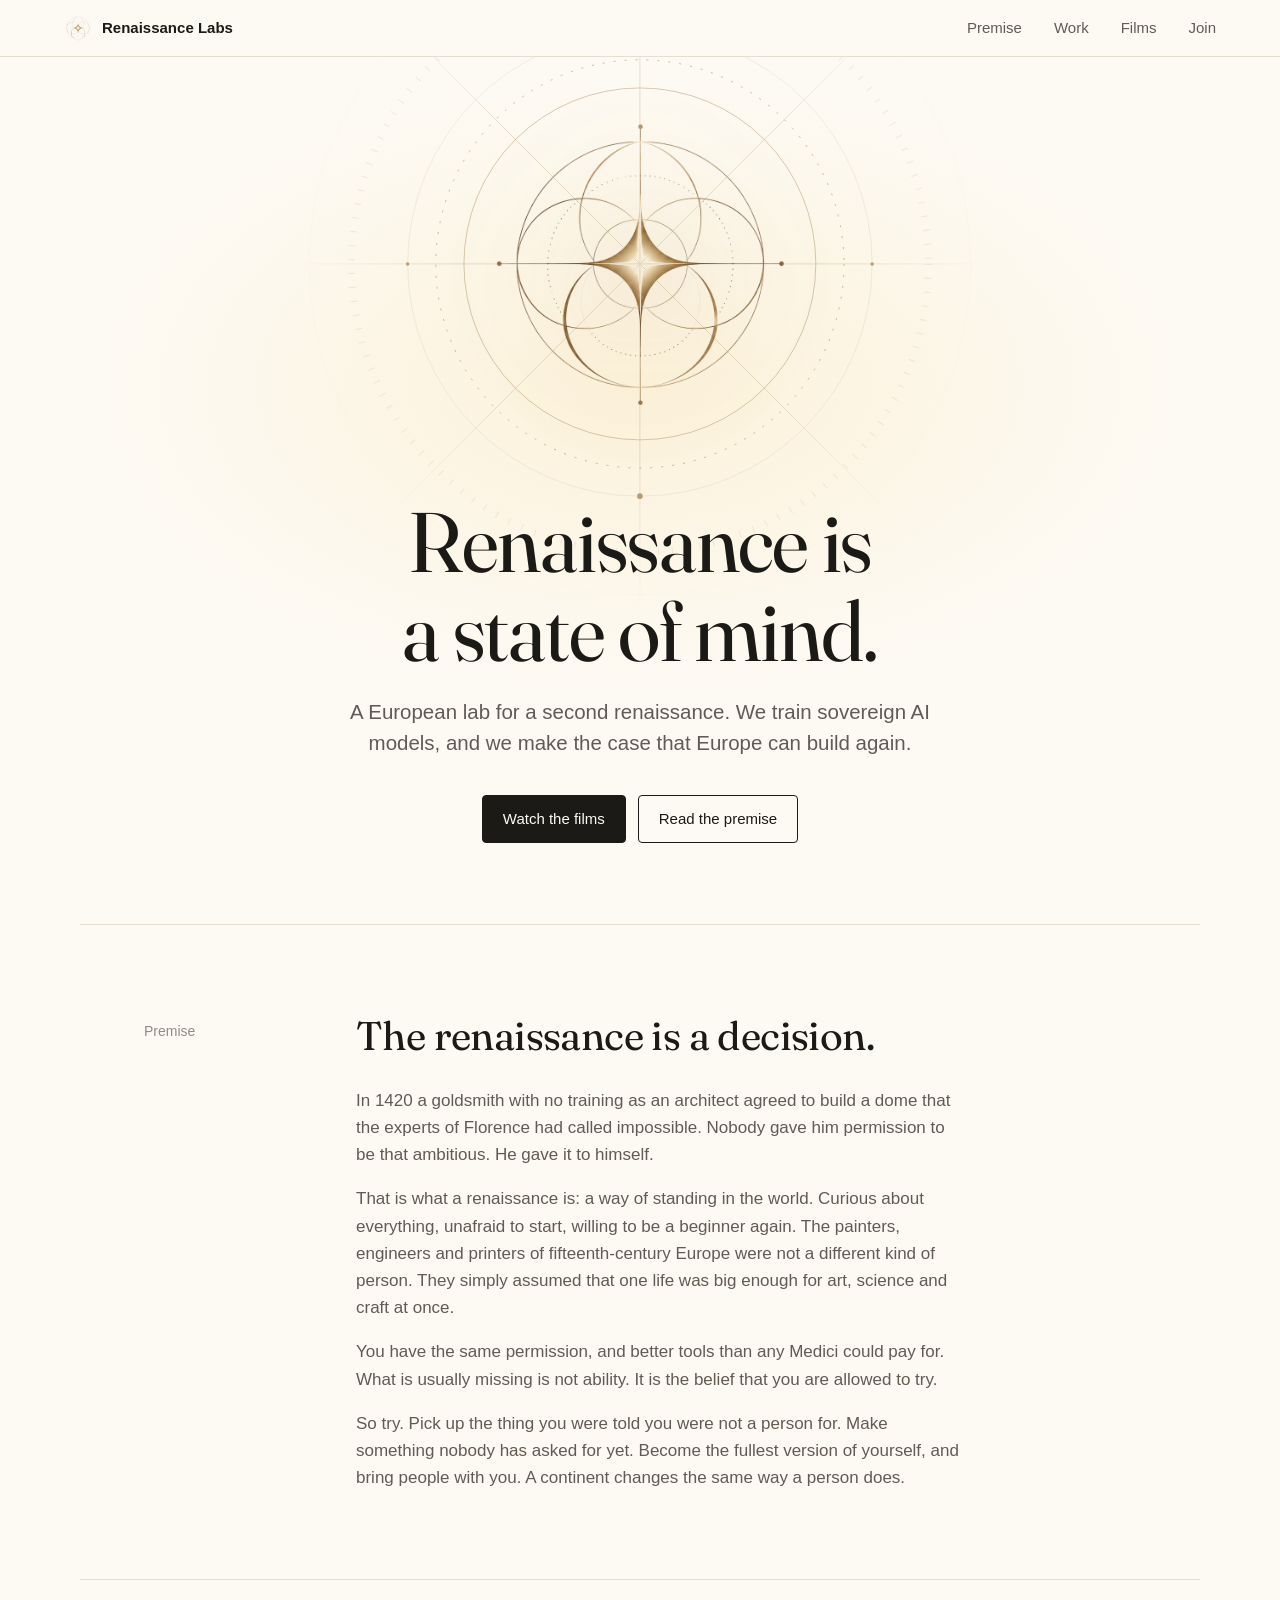
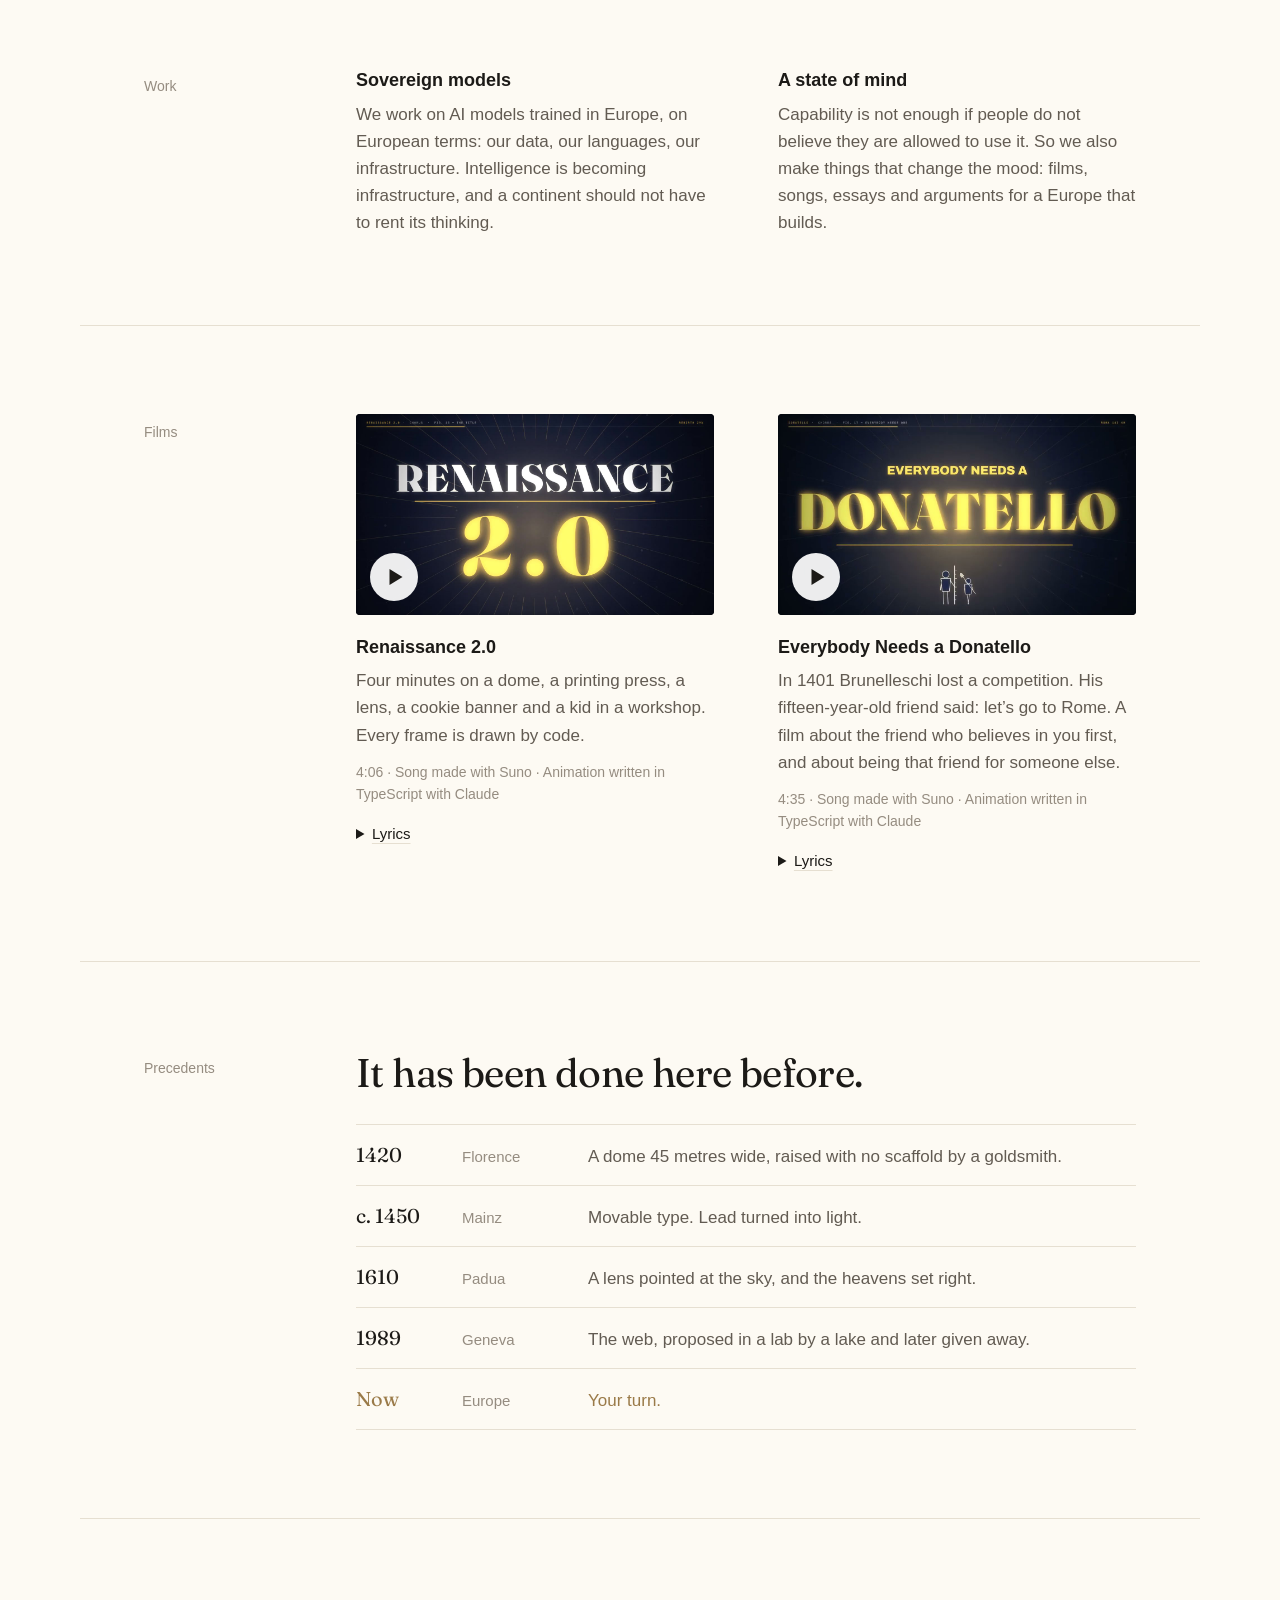
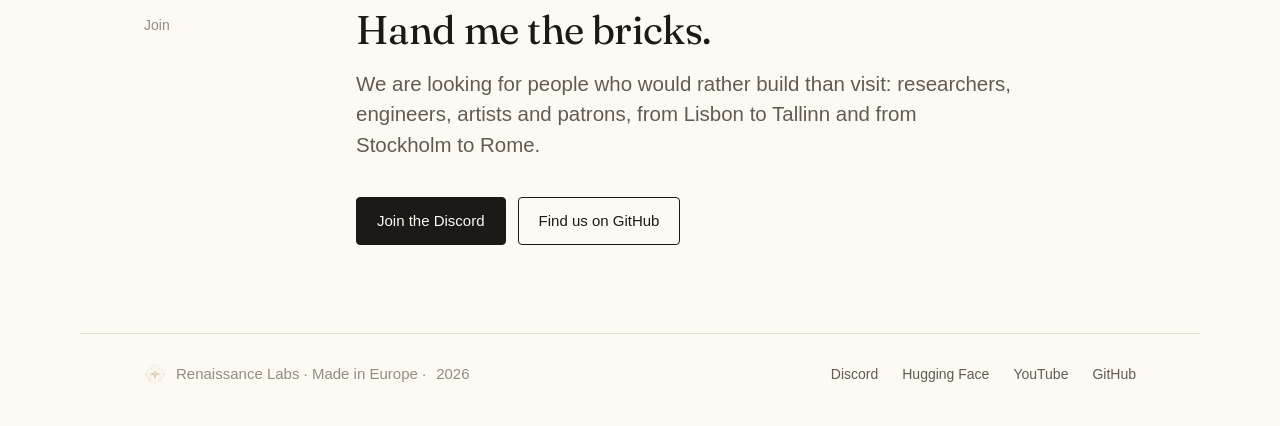
<file: index.html>
<!doctype html>
<html lang="en">
  <head>
    <meta charset="utf-8" />
    <meta name="viewport" content="width=device-width, initial-scale=1" />
    <title>Renaissance Labs — Renaissance is a state of mind</title>
    <meta name="description" content="Renaissance Labs is a European lab working toward a second renaissance: training sovereign AI models, and making the case that Europe can build again." />
    <meta name="theme-color" content="#fdfaf3" />
    <link rel="canonical" href="https://renaissancelabs.eu/" />
    <meta property="og:type" content="website" />
    <meta property="og:site_name" content="Renaissance Labs" />
    <meta property="og:locale" content="en_GB" />
    <meta property="og:url" content="https://renaissancelabs.eu/" />
    <meta property="og:title" content="Renaissance Labs — Renaissance is a state of mind" />
    <meta property="og:description" content="A European lab for a second renaissance. We train sovereign AI models, and we make the case that Europe can build again." />
    <meta property="og:image" content="https://renaissancelabs.eu/assets/og-card.jpg" />
    <meta property="og:image:secure_url" content="https://renaissancelabs.eu/assets/og-card.jpg" />
    <meta property="og:image:type" content="image/jpeg" />
    <meta property="og:image:width" content="2400" />
    <meta property="og:image:height" content="1260" />
    <meta property="og:image:alt" content="The Renaissance Labs mark above the words: Renaissance is a state of mind." />
    <meta name="twitter:card" content="summary_large_image" />
    <meta name="twitter:title" content="Renaissance Labs — Renaissance is a state of mind" />
    <meta name="twitter:description" content="A European lab for a second renaissance. We train sovereign AI models, and we make the case that Europe can build again." />
    <meta name="twitter:image" content="https://renaissancelabs.eu/assets/og-card.jpg" />
    <meta name="twitter:image:alt" content="The Renaissance Labs mark above the words: Renaissance is a state of mind." />
    <link rel="icon" type="image/png" href="assets/favicon.png" />
    <link rel="apple-touch-icon" href="assets/apple-touch-icon.png" />
    <link rel="preload" href="assets/fonts/fraunces-latin-opsz-normal.woff2" as="font" type="font/woff2" crossorigin />
    <link rel="stylesheet" href="styles.css" />
  </head>
  <body>
    <a class="skip" href="#premise">Skip to content</a>

    <header class="bar">
      <a class="brand" href="#top" aria-label="Renaissance Labs, home">
        <img src="assets/mark.png" alt="" width="28" height="28" />
        <span>Renaissance Labs</span>
      </a>
      <nav aria-label="Sections">
        <a href="#premise">Premise</a>
        <a href="#work">Work</a>
        <a href="#film">Films</a>
        <a href="#join">Join</a>
      </nav>
    </header>

    <main id="top">
      <section class="hero">
        <div class="emblem">
          <svg class="orrery" viewBox="-500 -500 1000 1000" aria-hidden="true">
            <g class="axes">
              <line x1="-500" y1="0" x2="500" y2="0" />
              <line x1="0" y1="-500" x2="0" y2="500" />
              <line x1="-354" y1="-354" x2="354" y2="354" />
              <line x1="-354" y1="354" x2="354" y2="-354" />
            </g>
            <circle class="ring" r="250" />
            <circle class="ring faint" r="330" />
            <circle class="ring dashed spin" r="290" />
            <circle class="ring ticks spin-back" r="410" />
            <circle class="ring faint" r="470" />
            <g class="spin">
              <circle class="node" cx="0" cy="-330" r="4" />
              <circle class="node" cx="330" cy="0" r="2.5" />
              <circle class="node" cx="0" cy="330" r="4" />
              <circle class="node" cx="-330" cy="0" r="2.5" />
            </g>
          </svg>
          <img class="mark" src="assets/mark.png" alt="The Renaissance Labs mark: a four-point star inside overlapping circles" width="900" height="900" />
        </div>
        <h1>Renaissance is a state of mind.</h1>
        <p class="lede">A European lab for a second renaissance. We train sovereign AI models, and we make the case that Europe can build again.</p>
        <p class="actions">
          <a class="btn solid" href="#film">Watch the films</a>
          <a class="btn" href="#premise">Read the premise</a>
        </p>
      </section>

      <section id="premise" class="section wrap">
        <p class="label">Premise</p>
        <div class="body">
          <h2>The renaissance is a decision.</h2>
          <div class="prose">
            <p>In 1420 a goldsmith with no training as an architect agreed to build a dome that the experts of Florence had called impossible. Nobody gave him permission to be that ambitious. He gave it to himself.</p>
            <p>That is what a renaissance is: a way of standing in the world. Curious about everything, unafraid to start, willing to be a beginner again. The painters, engineers and printers of fifteenth-century Europe were not a different kind of person. They simply assumed that one life was big enough for art, science and craft at once.</p>
            <p>You have the same permission, and better tools than any Medici could pay for. What is usually missing is not ability. It is the belief that you are allowed to try.</p>
            <p>So try. Pick up the thing you were told you were not a person for. Make something nobody has asked for yet. Become the fullest version of yourself, and bring people with you. A continent changes the same way a person does.</p>
          </div>
        </div>
      </section>

      <section id="work" class="section wrap">
        <p class="label">Work</p>
        <div class="body">
          <div class="pair">
            <article>
              <h3>Sovereign models</h3>
              <p>We work on AI models trained in Europe, on European terms: our data, our languages, our infrastructure. Intelligence is becoming infrastructure, and a continent should not have to rent its thinking.</p>
            </article>
            <article>
              <h3>A state of mind</h3>
              <p>Capability is not enough if people do not believe they are allowed to use it. So we also make things that change the mood: films, songs, essays and arguments for a Europe that builds.</p>
            </article>
          </div>
        </div>
      </section>

      <section id="film" class="section wrap">
        <p class="label">Films</p>
        <div class="body">
          <div class="pair films">
            <article>
              <a class="yt" href="https://youtu.be/ULEemP3N8mQ" data-yt="ULEemP3N8mQ" aria-label="Play Renaissance 2.0">
                <img src="assets/poster.jpg" alt="" width="1280" height="720" loading="lazy" />
                <span class="play" aria-hidden="true"></span>
              </a>
              <h3>Renaissance 2.0</h3>
              <p>Four minutes on a dome, a printing press, a lens, a cookie banner and a kid in a workshop. Every frame is drawn by code.</p>
              <p class="meta">4:06 · Song made with Suno · Animation written in TypeScript with Claude</p>
              <details class="lyrics">
            <summary>Lyrics</summary>
            <div class="verses">
              <p><i>Florence, fourteen-twenty.<br />They said the dome could not be built.<br />He built it anyway.</i></p>
              <p>A goldsmith in Florence with nothing to show<br />Raised a dome with no scaffold, six centuries ago<br />A press in Mainz turned lead into light<br />And a man with a lens set the heavens right</p>
              <p>Then we got careful, then we got slow<br />Roped off the marble and charged for the show<br />We built the web in a lab by a lake<br />Now “accept all cookies” is all that we make</p>
              <p>But the marble’s still warm, and the lights are still on<br />There’s a kid in a workshop from midnight till dawn</p>
              <p><b>Renaissance two-point-oh<br />Wake the old world, let it grow<br />From Lisbon to Tallinn, from Stockholm to Rome<br />We’re not here for the history, we’re building at home<br />Renaissance two-point-oh<br />Open the workshop, here we go<br />Bring the art and the science, the code and the stone<br />This time the dome is one we all own</b></p>
              <p>Night train to Kraków, laptop on my knees<br />Twenty-four languages, all saying “please”<br />Leonardo wrote notebooks, backwards, by hand<br />I’ve got a repo and half of a plan</p>
              <p>The Medici paid gold for a ceiling of sky<br />We’ve got a forty-page form, and we still apply<br />Six hundred years on a church in Cologne<br />We know how to finish what’s started in stone</p>
              <p>And the marble’s still warm, and the kettle is on<br />There’s a lab full of strangers who won’t be for long</p>
              <p>Not a postcard. Not a souvenir.<br />Not a statue of a golden year.<br />Every master started as the kid who swept the floor<br />Every dome was just a hole in the sky before<br />So hand me the chisel, hand me the keys<br />Rebirth is a verb. Say it with me:</p>
              <p><b>Renaissance two-point-oh<br />Wake the old world, let it grow<br />From Lisbon to Tallinn, from Stockholm to Rome<br />We’re not here for the history, we’re building at home<br />Renaissance two-point-oh<br />Open the workshop, here we go<br />No prince and no pope with a name on the stone<br />This time the dome is one we all own</b></p>
              <p><i>Europe, right now.<br />They say it can’t be built.<br />Hand me the bricks.</i></p>
            </div>
          </details>
            </article>
            <article>
              <a class="yt" href="https://youtu.be/X5cpYk0njDI" data-yt="X5cpYk0njDI" aria-label="Play Everybody Needs a Donatello">
                <img src="assets/poster-don.jpg" alt="" width="1280" height="720" loading="lazy" />
                <span class="play" aria-hidden="true"></span>
              </a>
              <h3>Everybody Needs a Donatello</h3>
              <p>In 1401 Brunelleschi lost a competition. His fifteen-year-old friend said: let’s go to Rome. A film about the friend who believes in you first, and about being that friend for someone else.</p>
              <p class="meta">4:35 · Song made with Suno · Animation written in TypeScript with Claude</p>
              <details class="lyrics">
                <summary>Lyrics</summary>
                <div class="verses">
                  <p><i>Florence, fourteen-oh-one.<br />A goldsmith enters a competition.<br />He loses.<br />His friend is fifteen.<br />His friend says: let’s go to Rome.</i></p>
                  <p>They walked into Rome with a spade and a rule<br />And the locals decided: a couple of fools<br />Two boys in the rubble from dawn until dark<br />“Treasure hunters,” they called them, and missed the mark</p>
                  <p>They weren’t after gold, they were measuring stone<br />A temple, a column, a very large dome<br />They paid for their bread fixing rich people’s rings<br />And spent every evening on ruined old things</p>
                  <p>One had the plan and one carried the spade<br />And that’s more or less how the whole thing got made</p>
                  <p><b>Everybody needs a Donatello<br />Not the turtle, the other fellow<br />Someone who hears “I lost” and says “so?<br />Bring a shovel. We’re going to Rome.”<br />Everybody needs a Donatello<br />Tells you it’s bad. Comes back tomorrow.<br />Nobody ever built it alone<br />So go and be somebody’s Donatello</b></p>
                  <p>Back home, the kid carved a Christ out of wood<br />His friend took one look: “It’s a farmhand. It’s good,<br />but it’s a farmhand.” “Then make one,” he said<br />So he did, in secret, for months, it’s said</p>
                  <p>Asked him to lunch, sent him on with the food<br />The kid saw the cross and his apron came loose<br />Eggs on the floor, and the cheese, and the lot<br />“You carve the Christs. I’ll carve what I’ve got.”</p>
                  <p>Then twenty years on, with the dome halfway up<br />He sent bread and thin wine to the men at the top<br />One had the plan, a few hundred the hands<br />And that’s more or less where the whole thing stands</p>
                  <p><b>Everybody needs a Donatello<br />Not the turtle, the other fellow<br />Someone who hears “I lost” and says “so?<br />Bring a shovel. We’re going to Rome.”<br />Everybody needs a Donatello<br />Tells you it’s bad. Comes back tomorrow.<br />Nobody ever built it alone<br />So go and be somebody’s Donatello</b></p>
                  <p>They say one man painted that ceiling alone<br />He had a whole crew. It’s the myth that has grown.<br />Me, I’ve got headphones, a door I keep shut<br />A group chat on mute and a plan in a rut</p>
                  <p>Nine hundred contacts and no one to call<br />So I wrote to a stranger: “This might be small,<br />but I’m stuck on a thing. Do you want to see?”<br />And they wrote back: “Thursday. Bring it to me.”</p>
                  <p>Twelve painters in Florence, a club and a pot<br />Bring your own dish, and it better be hot<br />One built a church out of sausage and cheese<br />With a choir of roast thrushes, as real as you please</p>
                  <p>Pasta for hymn sheets, peppercorn notes<br />Nobody there was making history. They joked.<br />So here’s the whole secret, as I understand:<br />A renaissance is a dinner that got out of hand.</p>
                  <p><b>Everybody needs a Donatello<br />Not the turtle, the other fellow<br />Someone who hears “I lost” and says “so?<br />Bring a shovel. We’re going to Rome.”<br />Everybody needs a Donatello<br />Tells you it’s bad. Comes back tomorrow.<br />Nobody ever built it alone<br />Tonight I’ll be somebody’s Donatello</b></p>
                  <p><i>Europe, right now.<br />Somebody just lost.<br />Somebody else says:<br />“Let’s go to Rome.”</i></p>
                </div>
              </details>
            </article>
          </div>
        </div>
      </section>

      <section id="precedents" class="section wrap">
        <p class="label">Precedents</p>
        <div class="body">
          <h2>It has been done here before.</h2>
          <ol class="timeline">
            <li><span class="year">1420</span><span class="place">Florence</span><p>A dome 45 metres wide, raised with no scaffold by a goldsmith.</p></li>
            <li><span class="year">c. 1450</span><span class="place">Mainz</span><p>Movable type. Lead turned into light.</p></li>
            <li><span class="year">1610</span><span class="place">Padua</span><p>A lens pointed at the sky, and the heavens set right.</p></li>
            <li><span class="year">1989</span><span class="place">Geneva</span><p>The web, proposed in a lab by a lake and later given away.</p></li>
            <li class="now"><span class="year">Now</span><span class="place">Europe</span><p>Your turn.</p></li>
          </ol>
        </div>
      </section>

      <section id="join" class="section wrap">
        <p class="label">Join</p>
        <div class="body">
          <h2>Hand me the bricks.</h2>
          <p class="lede">We are looking for people who would rather build than visit: researchers, engineers, artists and patrons, from Lisbon to Tallinn and from Stockholm to Rome.</p>
          <p class="actions">
            <a class="btn solid" href="https://discord.gg/6JUezWZbAm">Join the Discord</a>
            <a class="btn" href="https://github.com/BirgerMoell/renaissancelabs.eu">Find us on GitHub</a>
          </p>
        </div>
      </section>
    </main>

    <footer class="foot wrap">
      <p class="brand"><img src="assets/mark.png" alt="" width="22" height="22" /> Renaissance Labs · Made in Europe · <span id="year">2026</span></p>
      <p class="foot-links"><a href="https://discord.gg/6JUezWZbAm">Discord</a><a href="https://huggingface.co/RenaissanceLabsEU">Hugging Face</a><a href="https://www.youtube.com/@birgermoell">YouTube</a><a href="https://github.com/BirgerMoell/renaissancelabs.eu">GitHub</a></p>
    </footer>

    <script src="script.js" defer></script>
  </body>
</html>
</file>
<file: styles.css>
/* Renaissance Labs — renaissancelabs.eu */

@font-face {
  font-family: 'Fraunces';
  font-style: normal;
  font-weight: 100 900;
  font-display: swap;
  src: url(assets/fonts/fraunces-latin-ext-opsz-normal.woff2) format('woff2');
  unicode-range: U+0100-02BA, U+02BD-02C5, U+02C7-02CC, U+02CE-02D7, U+02DD-02FF, U+0304, U+0308, U+0329, U+1D00-1DBF, U+1E00-1E9F, U+1EF2-1EFF, U+2020, U+20A0-20AB, U+20AD-20C0, U+2113, U+2C60-2C7F, U+A720-A7FF;
}
@font-face {
  font-family: 'Fraunces';
  font-style: normal;
  font-weight: 100 900;
  font-display: swap;
  src: url(assets/fonts/fraunces-latin-opsz-normal.woff2) format('woff2');
  unicode-range: U+0000-00FF, U+0131, U+0152-0153, U+02BB-02BC, U+02C6, U+02DA, U+02DC, U+0304, U+0308, U+0329, U+2000-206F, U+20AC, U+2122, U+2191, U+2193, U+2212, U+2215, U+FEFF, U+FFFD;
}
@font-face {
  font-family: 'Fraunces';
  font-style: italic;
  font-weight: 100 900;
  font-display: swap;
  src: url(assets/fonts/fraunces-latin-ext-opsz-italic.woff2) format('woff2');
  unicode-range: U+0100-02BA, U+02BD-02C5, U+02C7-02CC, U+02CE-02D7, U+02DD-02FF, U+0304, U+0308, U+0329, U+1D00-1DBF, U+1E00-1E9F, U+1EF2-1EFF, U+2020, U+20A0-20AB, U+20AD-20C0, U+2113, U+2C60-2C7F, U+A720-A7FF;
}
@font-face {
  font-family: 'Fraunces';
  font-style: italic;
  font-weight: 100 900;
  font-display: swap;
  src: url(assets/fonts/fraunces-latin-opsz-italic.woff2) format('woff2');
  unicode-range: U+0000-00FF, U+0131, U+0152-0153, U+02BB-02BC, U+02C6, U+02DA, U+02DC, U+0304, U+0308, U+0329, U+2000-206F, U+20AC, U+2122, U+2191, U+2193, U+2212, U+2215, U+FEFF, U+FFFD;
}

:root {
  --paper: #fdfaf3; /* sampled from the logo's own background */
  --ink: #1c1a17;
  --ink-soft: #625b52;
  --ink-faint: #958c80;
  --rule: #e6dfd1;
  --gold: #9a7a48;
  --serif: 'Fraunces', 'Iowan Old Style', Georgia, serif;
  --sans: -apple-system, BlinkMacSystemFont, 'Segoe UI', 'Helvetica Neue', Arial, sans-serif;
  --gutter: clamp(20px, 5vw, 64px);
  --measure: 1120px;
}

*,
*::before,
*::after {
  box-sizing: border-box;
}
html {
  scroll-behavior: smooth;
  scroll-padding-top: 64px;
  -webkit-text-size-adjust: 100%;
}
body {
  margin: 0;
  background: var(--paper);
  color: var(--ink);
  font-family: var(--sans);
  font-size: 17px;
  line-height: 1.6;
  -webkit-font-smoothing: antialiased;
}
img {
  max-width: 100%;
  height: auto;
  display: block;
}
a {
  color: inherit;
}
h1,
h2,
h3,
p,
ol,
figure {
  margin: 0;
}
:focus-visible {
  outline: 2px solid var(--gold);
  outline-offset: 3px;
}
.skip {
  position: absolute;
  left: -999px;
}
.skip:focus {
  left: 16px;
  top: 16px;
  z-index: 20;
  background: var(--ink);
  color: var(--paper);
  padding: 8px 14px;
}

/* ---------- type ---------- */
h1,
h2 {
  font-family: var(--serif);
  font-weight: 400;
  letter-spacing: -0.015em;
  text-wrap: balance;
}
h1 {
  font-size: clamp(40px, 5.4vw, 68px);
  line-height: 1.05;
}
h2 {
  font-size: clamp(28px, 3.2vw, 40px);
  line-height: 1.15;
}
h3 {
  font-size: 18px;
  font-weight: 600;
  line-height: 1.35;
}
.lede {
  font-size: clamp(18px, 1.6vw, 21px);
  line-height: 1.5;
  color: var(--ink-soft);
  max-width: 32em;
  text-wrap: pretty;
}
.prose {
  max-width: 36em;
  color: var(--ink-soft);
  text-wrap: pretty;
}
.prose p + p {
  margin-top: 1em;
}

/* ---------- layout ---------- */
.wrap {
  max-width: var(--measure);
  margin: 0 auto;
  padding-left: var(--gutter);
  padding-right: var(--gutter);
}

/* ---------- header ---------- */
.bar {
  position: sticky;
  top: 0;
  z-index: 10;
  display: flex;
  align-items: center;
  justify-content: space-between;
  gap: 16px;
  padding: 14px var(--gutter);
  background: color-mix(in srgb, var(--paper) 92%, transparent);
  backdrop-filter: blur(8px);
  -webkit-backdrop-filter: blur(8px);
  border-bottom: 1px solid var(--rule);
}
.brand {
  display: flex;
  align-items: center;
  gap: 10px;
  text-decoration: none;
  font-size: 15px;
  font-weight: 600;
  white-space: nowrap;
}
.bar .brand img {
  width: 28px;
  height: 28px;
}
.bar nav {
  display: flex;
  gap: clamp(16px, 3vw, 32px);
  font-size: 15px;
}
.bar nav a {
  text-decoration: none;
  color: var(--ink-soft);
  transition: color 0.15s;
}
.bar nav a:hover {
  color: var(--ink);
}
@media (max-width: 560px) {
  .bar .brand span {
    display: none;
  }
}

/* ---------- hero ---------- */
.hero {
  position: relative;
  display: flex;
  flex-direction: column;
  align-items: center;
  text-align: center;
  min-height: min(calc(100svh - 57px), 1080px);
  justify-content: center;
  padding: clamp(40px, 6vh, 72px) var(--gutter) clamp(64px, 9vh, 104px);
  overflow: hidden;
  background: radial-gradient(60% 50% at 50% 38%, rgba(246, 196, 83, 0.16), transparent 70%);
}
.emblem {
  position: relative;
  width: clamp(200px, 34vh, 380px);
  aspect-ratio: 1;
  display: grid;
  place-items: center;
}
/* gold construction lines around the mark, like a drawing of a dome or an astrolabe */
.orrery {
  position: absolute;
  width: 230%;
  height: 230%;
  left: -65%;
  top: -65%;
  overflow: visible;
  fill: none;
  stroke: var(--gold);
  stroke-width: 1;
  vector-effect: non-scaling-stroke;
  -webkit-mask-image: radial-gradient(closest-side, #000 52%, transparent 100%);
  mask-image: radial-gradient(closest-side, #000 52%, transparent 100%);
}
.orrery * {
  vector-effect: non-scaling-stroke;
}
.axes {
  opacity: 0.22;
}
.ring {
  opacity: 0.38;
}
.ring.faint {
  opacity: 0.16;
}
.ring.dashed {
  stroke-dasharray: 2 9;
  opacity: 0.6;
}
.ring.ticks {
  stroke-dasharray: 1 13;
  stroke-width: 7;
  opacity: 0.35;
}
.node {
  fill: var(--gold);
  stroke: none;
}
.spin,
.spin-back {
  transform-origin: 0 0;
  animation: turn 140s linear infinite;
}
.spin-back {
  animation-duration: 220s;
  animation-direction: reverse;
}
.orrery {
  animation: appear 2s 0.2s ease-out both;
}
.mark {
  position: relative;
  width: 100%;
  height: auto;
  filter: drop-shadow(0 12px 40px rgba(165, 130, 76, 0.25));
  animation: emerge 1.6s cubic-bezier(0.2, 0.7, 0.2, 1) both;
}
.hero h1 {
  position: relative;
  margin-top: clamp(48px, 9vh, 104px);
  font-size: clamp(44px, 6.6vw, 96px);
  max-width: 11em;
  animation: appear 1.4s 0.5s ease-out both;
}
.hero .lede {
  position: relative;
  margin: 22px auto 0;
  animation: appear 1.4s 0.7s ease-out both;
}
.hero .actions {
  position: relative;
  justify-content: center;
  animation: appear 1.4s 0.9s ease-out both;
}
@keyframes turn {
  to {
    transform: rotate(360deg);
  }
}
@keyframes appear {
  from {
    opacity: 0;
  }
}
@keyframes emerge {
  from {
    opacity: 0;
    transform: scale(0.94);
  }
}

.actions {
  display: flex;
  flex-wrap: wrap;
  gap: 12px;
  margin-top: 36px;
}
.btn {
  display: inline-block;
  padding: 11px 20px;
  border: 1px solid var(--ink);
  border-radius: 4px;
  font-size: 15px;
  font-weight: 500;
  text-decoration: none;
  transition: background 0.15s, color 0.15s;
}
.btn:hover {
  background: var(--ink);
  color: var(--paper);
}
.btn.solid {
  background: var(--ink);
  color: var(--paper);
}
.btn.solid:hover {
  background: #3a352f;
}

/* ---------- sections ---------- */
.section {
  display: grid;
  grid-template-columns: 180px minmax(0, 1fr);
  gap: 32px;
  padding-top: clamp(48px, 7vw, 88px);
  padding-bottom: clamp(48px, 7vw, 88px);
  border-top: 1px solid var(--rule);
  background-clip: content-box;
}
.label {
  font-size: 14px;
  font-weight: 500;
  color: var(--ink-faint);
  padding-top: 0.5em;
}
.body > h2 + * {
  margin-top: 28px;
}
@media (max-width: 760px) {
  .section {
    grid-template-columns: 1fr;
    gap: 16px;
  }
}

.pair {
  display: grid;
  grid-template-columns: repeat(auto-fit, minmax(min(100%, 300px), 1fr));
  gap: clamp(32px, 5vw, 64px);
}
.pair h3 + p {
  margin-top: 8px;
}
.pair p {
  color: var(--ink-soft);
}

/* ---------- films ---------- */
.films h3 {
  margin-top: 20px;
}
.meta {
  margin-top: 12px;
  font-size: 14px;
  color: var(--ink-faint) !important;
}
.yt {
  position: relative;
  display: block;
  aspect-ratio: 16 / 9;
  background: #0b0c10;
  border-radius: 4px;
  overflow: hidden;
}
.yt img,
.yt iframe {
  position: absolute;
  inset: 0;
  width: 100%;
  height: 100%;
  border: 0;
  object-fit: cover;
}
.yt .play {
  position: absolute;
  left: 14px;
  bottom: 14px;
  width: 48px;
  aspect-ratio: 1;
  border-radius: 50%;
  background: rgba(255, 255, 255, 0.92);
  transition: transform 0.15s;
}
.yt .play::after {
  content: '';
  position: absolute;
  left: 55%;
  top: 50%;
  transform: translate(-50%, -50%);
  border-style: solid;
  border-width: 8px 0 8px 13px;
  border-color: transparent transparent transparent var(--ink);
}
.yt:hover .play,
.yt:focus-visible .play {
  transform: scale(1.08);
}
.lyrics {
  margin-top: 16px;
  font-size: 15px;
}
summary {
  cursor: pointer;
  color: var(--ink);
  font-weight: 500;
  width: fit-content;
  text-decoration: underline;
  text-decoration-color: var(--rule);
  text-underline-offset: 4px;
}
summary:hover {
  text-decoration-color: var(--ink);
}
.verses {
  padding-top: 16px;
  line-height: 1.55;
}
.verses p {
  margin-bottom: 1.2em;
}
.verses b {
  font-weight: 600;
  color: var(--ink);
}

/* ---------- precedents ---------- */
.timeline {
  list-style: none;
  padding: 0;
}
.timeline li {
  display: grid;
  grid-template-columns: 90px 110px minmax(0, 1fr);
  gap: 16px;
  padding: 14px 0;
  border-bottom: 1px solid var(--rule);
  align-items: baseline;
}
.timeline li:first-child {
  border-top: 1px solid var(--rule);
}
.year {
  font-family: var(--serif);
  font-size: 20px;
}
.place {
  color: var(--ink-faint);
  font-size: 15px;
}
.timeline p {
  color: var(--ink-soft);
}
.timeline .now .year,
.timeline .now p {
  color: var(--gold);
}
@media (max-width: 560px) {
  .timeline li {
    grid-template-columns: 80px minmax(0, 1fr);
  }
  .timeline p {
    grid-column: 2;
  }
}

/* ---------- join + footer ---------- */
#join .lede {
  margin-top: 16px;
}
.foot {
  display: flex;
  flex-wrap: wrap;
  justify-content: space-between;
  align-items: center;
  gap: 16px 32px;
  padding-top: 28px;
  padding-bottom: 40px;
  border-top: 1px solid var(--rule);
  font-size: 14px;
  color: var(--ink-faint);
}
.foot .brand {
  font-weight: 400;
}
.foot-links {
  display: flex;
  flex-wrap: wrap;
  gap: 8px 24px;
}
.foot-links a {
  color: var(--ink-soft);
  text-decoration: none;
}
.foot-links a:hover {
  color: var(--ink);
}

@media (prefers-reduced-motion: reduce) {
  html {
    scroll-behavior: auto;
  }
  *,
  *::before,
  *::after {
    animation: none !important;
  }
}
</file>
